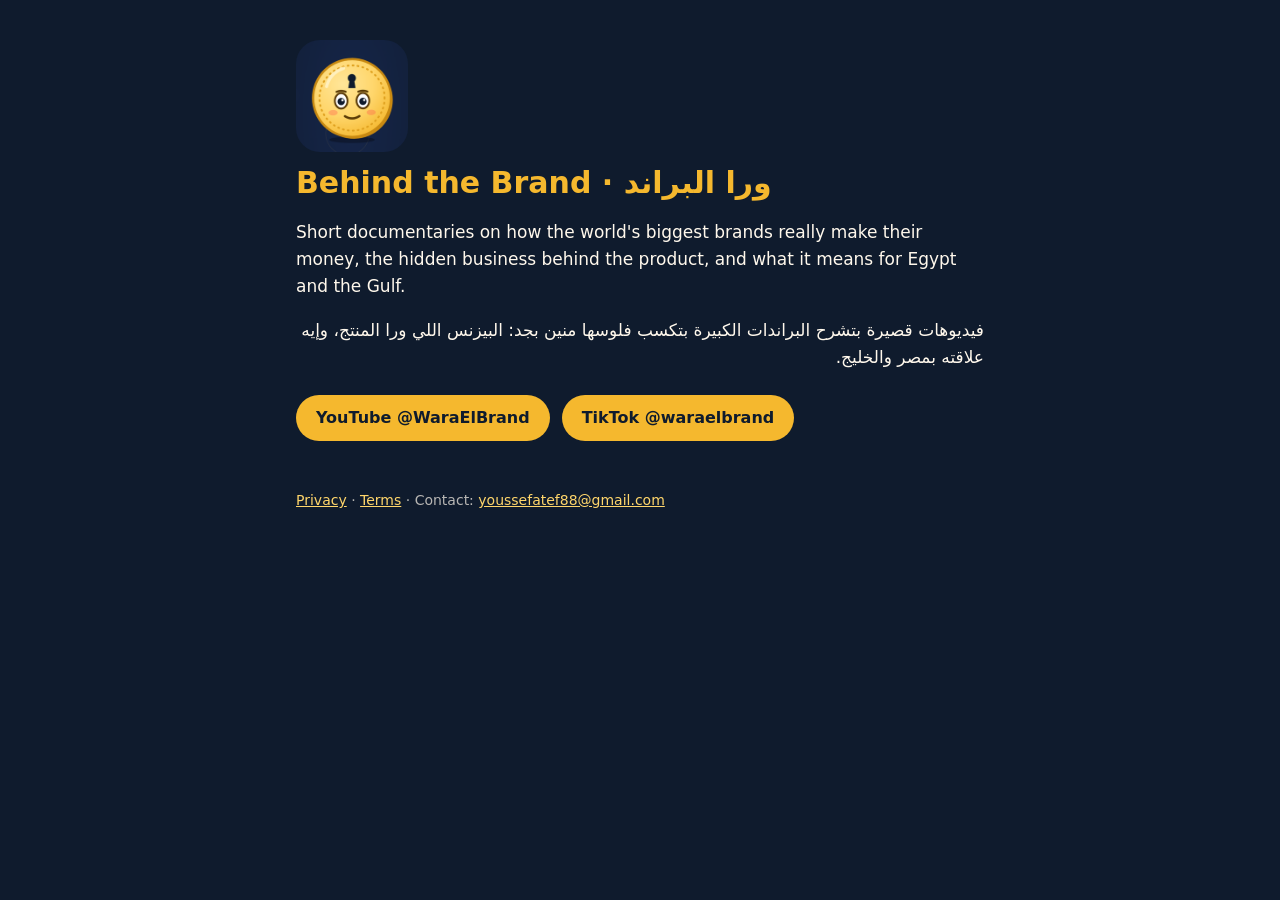
<file: index.html>
<!doctype html>
<html lang="en">
<head>
<meta charset="utf-8">
<meta name="viewport" content="width=device-width, initial-scale=1">
<title>Behind the Brand | ورا البراند</title>
<meta name="description" content="Behind the Brand explains how big brands really make their money, in Egyptian Arabic.">
<link rel="icon" href="icon.png">
<link rel="stylesheet" href="style.css">
</head>
<body>
<main>
  <img class="logo" src="icon.png" alt="Behind the Brand logo: a gold coin with a keyhole">
  <h1>Behind the Brand · ورا البراند</h1>
  <p>Short documentaries on how the world's biggest brands really make their money, the hidden business behind the
    product, and what it means for Egypt and the Gulf.</p>
  <p dir="rtl" lang="ar">فيديوهات قصيرة بتشرح البراندات الكبيرة بتكسب فلوسها منين بجد: البيزنس اللي ورا المنتج، وإيه علاقته بمصر والخليج.</p>
  <div class="links">
    <a class="btn" href="https://www.youtube.com/@WaraElBrand">YouTube @WaraElBrand</a>
    <a class="btn" href="https://www.tiktok.com/@waraelbrand">TikTok @waraelbrand</a>
  </div>
  <footer>
    <a href="privacy.html">Privacy</a> · <a href="terms.html">Terms</a> · Contact:
    <a href="mailto:youssefatef88@gmail.com">youssefatef88@gmail.com</a>
  </footer>
</main>
</body>
</html>
</file>
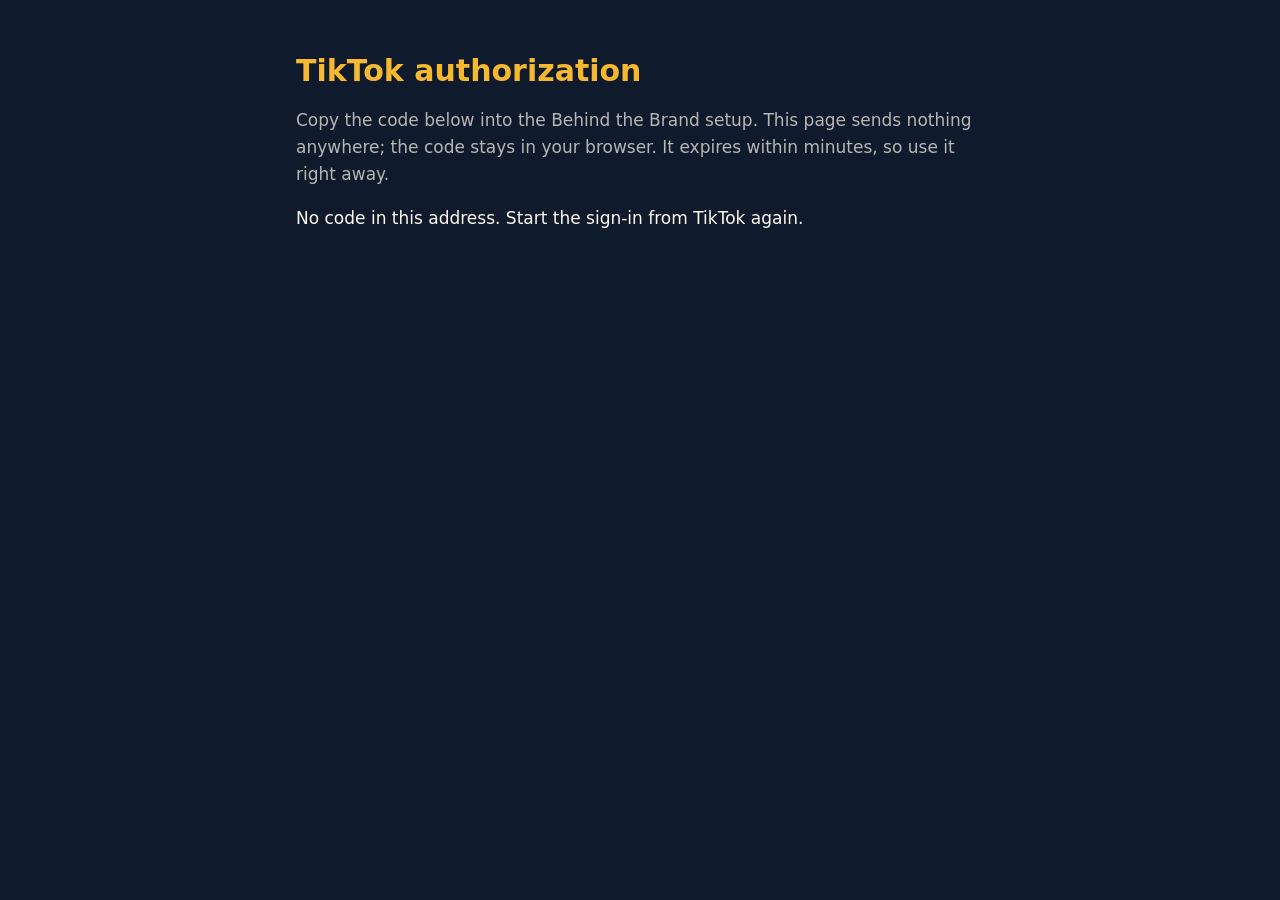
<file: callback.html>
<!doctype html>
<html lang="en">
<head>
<meta charset="utf-8">
<meta name="viewport" content="width=device-width, initial-scale=1">
<!-- This page only reads its own URL. The policy below blocks every network request, and no-referrer keeps the
     code out of any Referer header. -->
<meta http-equiv="Content-Security-Policy" content="default-src 'none'; style-src 'self'; script-src 'unsafe-inline'; img-src 'self'; connect-src 'none'; form-action 'none'; base-uri 'none'">
<meta name="referrer" content="no-referrer">
<title>TikTok sign-in · Behind the Brand Publisher</title>
<link rel="stylesheet" href="style.css">
</head>
<body>
<main>
  <h1>TikTok authorization</h1>
  <p class="muted">Copy the code below into the Behind the Brand setup. This page sends nothing anywhere; the code
    stays in your browser. It expires within minutes, so use it right away.</p>
  <div id="out"></div>
  <noscript><p>Turn on JavaScript to show the code, or copy the <code>code=</code> part of this page's address.</p></noscript>
</main>
<script>
  const q = new URLSearchParams(location.search);
  const out = document.getElementById('out');
  const add = (label, value) => {
    const card = document.createElement('div');
    card.className = 'card';
    const h = document.createElement('strong');
    h.textContent = label;
    const v = document.createElement('span');
    v.className = 'value';
    v.textContent = value;
    const b = document.createElement('button');
    b.className = 'btn';
    b.textContent = 'Copy';
    b.onclick = async () => {
      try { await navigator.clipboard.writeText(value); b.textContent = 'Copied ✓'; }
      catch { getSelection().selectAllChildren(v); b.textContent = 'Selected: press Ctrl/⌘ + C'; }
    };
    card.append(h, v, b);
    out.append(card);
  };
  if (q.get('error')) {
    add('TikTok returned an error', q.get('error') + (q.get('error_description') ? ': ' + q.get('error_description') : ''));
  }
  if (q.get('code')) add('code', q.get('code'));
  if (q.get('state')) add('state', q.get('state'));
  if (q.get('scopes')) add('scopes', q.get('scopes'));
  if (!q.get('code') && !q.get('error')) {
    const p = document.createElement('p');
    p.textContent = 'No code in this address. Start the sign-in from TikTok again.';
    out.append(p);
  }
</script>
</body>
</html>
</file>
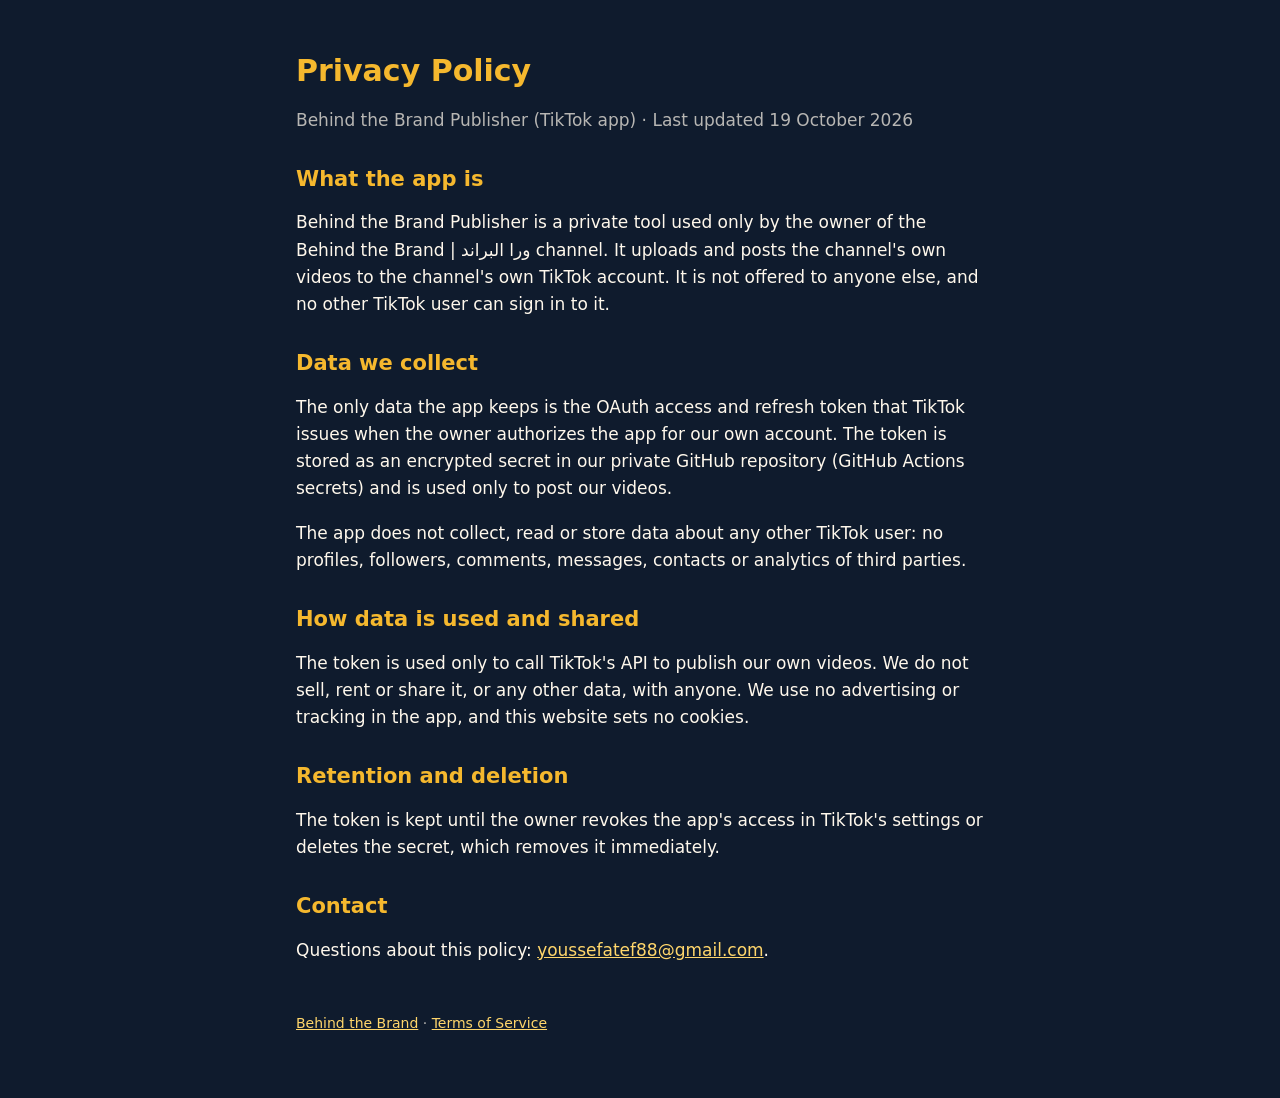
<file: privacy.html>
<!doctype html>
<html lang="en">
<head>
<meta charset="utf-8">
<meta name="viewport" content="width=device-width, initial-scale=1">
<title>Privacy Policy · Behind the Brand Publisher</title>
<link rel="icon" href="icon.png">
<link rel="stylesheet" href="style.css">
</head>
<body>
<main>
  <h1>Privacy Policy</h1>
  <p class="muted">Behind the Brand Publisher (TikTok app) · Last updated 19 October 2026</p>

  <h2>What the app is</h2>
  <p>Behind the Brand Publisher is a private tool used only by the owner of the Behind the Brand | ورا البراند channel.
    It uploads and posts the channel's own videos to the channel's own TikTok account. It is not offered to anyone
    else, and no other TikTok user can sign in to it.</p>

  <h2>Data we collect</h2>
  <p>The only data the app keeps is the OAuth access and refresh token that TikTok issues when the owner authorizes the
    app for our own account. The token is stored as an encrypted secret in our private GitHub repository (GitHub
    Actions secrets) and is used only to post our videos.</p>
  <p>The app does not collect, read or store data about any other TikTok user: no profiles, followers, comments,
    messages, contacts or analytics of third parties.</p>

  <h2>How data is used and shared</h2>
  <p>The token is used only to call TikTok's API to publish our own videos. We do not sell, rent or share it, or any
    other data, with anyone. We use no advertising or tracking in the app, and this website sets no cookies.</p>

  <h2>Retention and deletion</h2>
  <p>The token is kept until the owner revokes the app's access in TikTok's settings or deletes the secret, which
    removes it immediately.</p>

  <h2>Contact</h2>
  <p>Questions about this policy: <a href="mailto:youssefatef88@gmail.com">youssefatef88@gmail.com</a>.</p>

  <footer><a href="index.html">Behind the Brand</a> · <a href="terms.html">Terms of Service</a></footer>
</main>
</body>
</html>
</file>
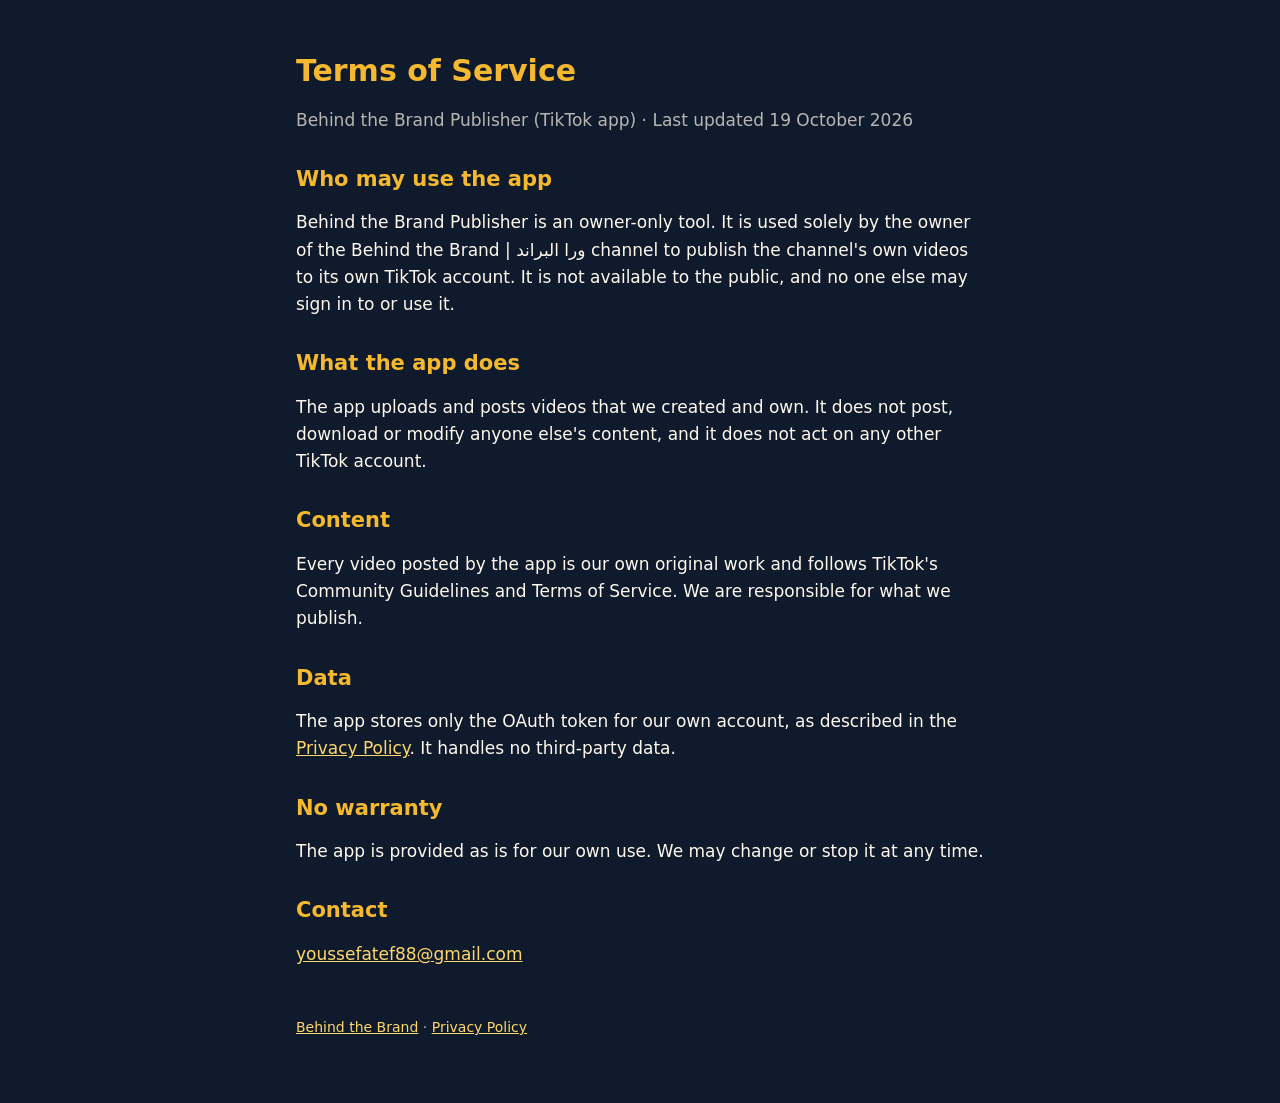
<file: terms.html>
<!doctype html>
<html lang="en">
<head>
<meta charset="utf-8">
<meta name="viewport" content="width=device-width, initial-scale=1">
<title>Terms of Service · Behind the Brand Publisher</title>
<link rel="icon" href="icon.png">
<link rel="stylesheet" href="style.css">
</head>
<body>
<main>
  <h1>Terms of Service</h1>
  <p class="muted">Behind the Brand Publisher (TikTok app) · Last updated 19 October 2026</p>

  <h2>Who may use the app</h2>
  <p>Behind the Brand Publisher is an owner-only tool. It is used solely by the owner of the Behind the Brand | ورا البراند
    channel to publish the channel's own videos to its own TikTok account. It is not available to the public, and
    no one else may sign in to or use it.</p>

  <h2>What the app does</h2>
  <p>The app uploads and posts videos that we created and own. It does not post, download or modify anyone else's
    content, and it does not act on any other TikTok account.</p>

  <h2>Content</h2>
  <p>Every video posted by the app is our own original work and follows TikTok's Community Guidelines and Terms of
    Service. We are responsible for what we publish.</p>

  <h2>Data</h2>
  <p>The app stores only the OAuth token for our own account, as described in the
    <a href="privacy.html">Privacy Policy</a>. It handles no third-party data.</p>

  <h2>No warranty</h2>
  <p>The app is provided as is for our own use. We may change or stop it at any time.</p>

  <h2>Contact</h2>
  <p><a href="mailto:youssefatef88@gmail.com">youssefatef88@gmail.com</a></p>

  <footer><a href="index.html">Behind the Brand</a> · <a href="privacy.html">Privacy Policy</a></footer>
</main>
</body>
</html>
</file>
<file: style.css>
:root { --navy: #0F1B2D; --navy2: #1E3460; --gold: #F5B82E; --gold2: #FFD66B; --cream: #FFF8EC; --muted: rgba(255,248,236,.7); }
* { box-sizing: border-box; }
body { margin: 0; background: var(--navy); color: var(--cream); font: 17px/1.6 system-ui, -apple-system, "Segoe UI", Tahoma, sans-serif; }
main { max-width: 720px; margin: 0 auto; padding: 40px 16px 64px; }
h1, h2 { color: var(--gold); line-height: 1.25; }
h1 { font-size: 30px; margin: 12px 0 4px; }
h2 { font-size: 21px; margin-top: 32px; }
a { color: var(--gold2); }
.muted { color: var(--muted); }
.logo { width: 112px; height: 112px; border-radius: 24px; display: block; }
.links { display: flex; flex-wrap: wrap; gap: 12px; margin: 24px 0; }
.btn { display: inline-block; background: var(--gold); color: var(--navy); font-weight: 700; text-decoration: none;
       padding: 10px 20px; border-radius: 999px; border: 0; font-size: 16px; cursor: pointer; }
.card { background: var(--navy2); border-radius: 16px; padding: 16px 20px; margin: 16px 0; }
[dir="rtl"] { text-align: right; }
code, .value { font-family: ui-monospace, Menlo, Consolas, monospace; word-break: break-all; }
.value { display: block; background: #0B1424; padding: 12px; border-radius: 10px; margin: 8px 0 12px; user-select: all; }
footer { margin-top: 48px; font-size: 14px; color: var(--muted); }
</file>
